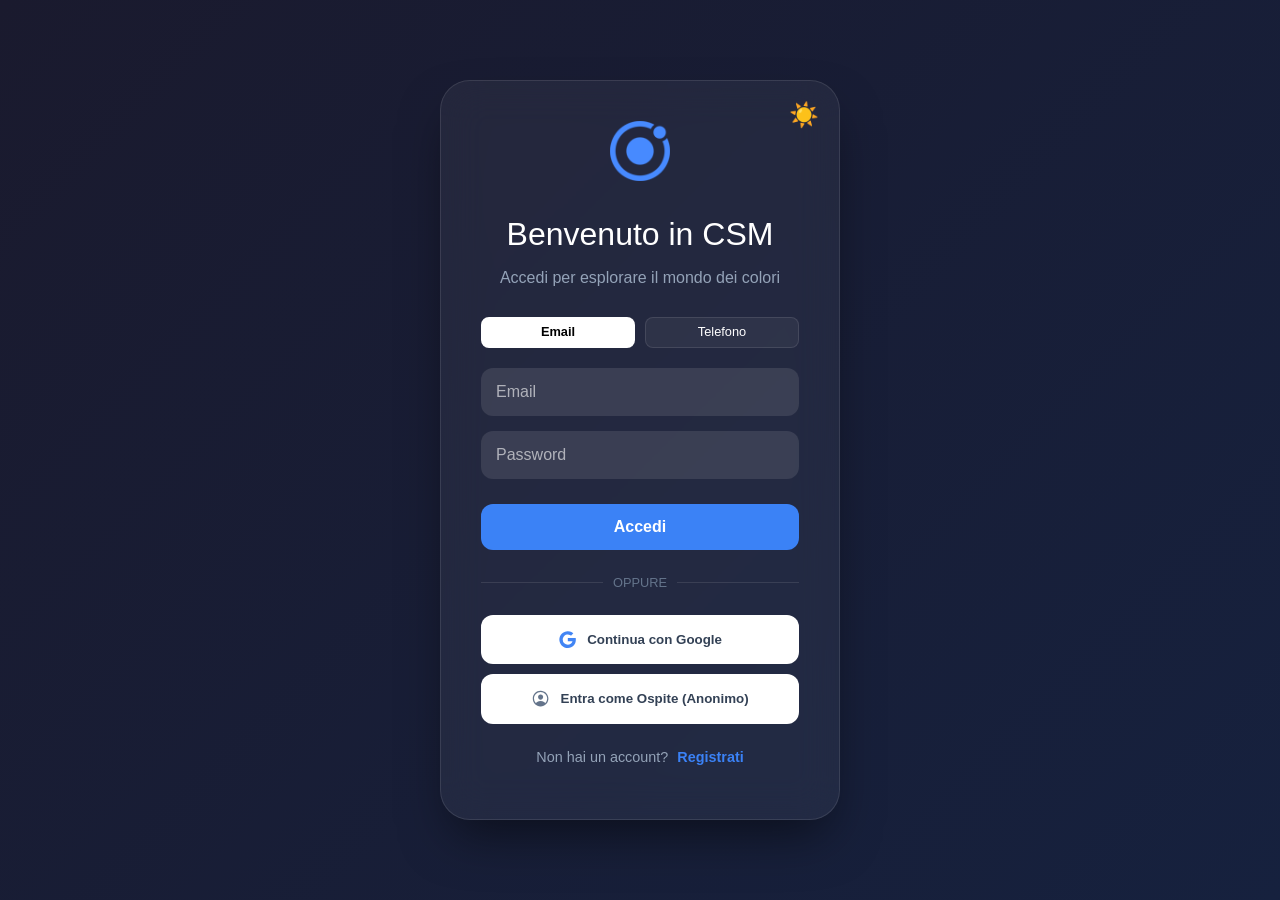
<file: index.html>
<!DOCTYPE html>
<html lang="en" data-beasties-container>

<head>
  <meta charset="utf-8">
  <title>Ionic App</title>

  <base href="/">

  <meta name="color-scheme" content="light dark">
  <meta name="viewport" content="viewport-fit=cover, width=device-width, initial-scale=1.0, minimum-scale=1.0, maximum-scale=1.0, user-scalable=no">
  <meta name="format-detection" content="telephone=no">
  <meta name="msapplication-tap-highlight" content="no">

  <link rel="icon" type="image/png" href="assets/icon/favicon.png">

  <!-- add to homescreen for ios -->
  <meta name="mobile-web-app-capable" content="yes">
  <meta name="apple-mobile-web-app-status-bar-style" content="black">
<style>:root{--ion-color-primary:#0054e9;--ion-color-primary-rgb:0, 84, 233;--ion-color-primary-contrast:#fff;--ion-color-primary-contrast-rgb:255, 255, 255;--ion-color-primary-shade:#004acd;--ion-color-primary-tint:#1a65eb;--ion-color-secondary:#0163aa;--ion-color-secondary-rgb:1, 99, 170;--ion-color-secondary-contrast:#fff;--ion-color-secondary-contrast-rgb:255, 255, 255;--ion-color-secondary-shade:#015796;--ion-color-secondary-tint:#1a73b3;--ion-color-tertiary:#6030ff;--ion-color-tertiary-rgb:96, 48, 255;--ion-color-tertiary-contrast:#fff;--ion-color-tertiary-contrast-rgb:255, 255, 255;--ion-color-tertiary-shade:#542ae0;--ion-color-tertiary-tint:#7045ff;--ion-color-success:#2dd55b;--ion-color-success-rgb:45, 213, 91;--ion-color-success-contrast:#000;--ion-color-success-contrast-rgb:0, 0, 0;--ion-color-success-shade:#28bb50;--ion-color-success-tint:#42d96b;--ion-color-warning:#ffc409;--ion-color-warning-rgb:255, 196, 9;--ion-color-warning-contrast:#000;--ion-color-warning-contrast-rgb:0, 0, 0;--ion-color-warning-shade:#e0ac08;--ion-color-warning-tint:#ffca22;--ion-color-danger:#c5000f;--ion-color-danger-rgb:197, 0, 15;--ion-color-danger-contrast:#fff;--ion-color-danger-contrast-rgb:255, 255, 255;--ion-color-danger-shade:#ad000d;--ion-color-danger-tint:#cb1a27;--ion-color-light:#f4f5f8;--ion-color-light-rgb:244, 245, 248;--ion-color-light-contrast:#000;--ion-color-light-contrast-rgb:0, 0, 0;--ion-color-light-shade:#d7d8da;--ion-color-light-tint:#f5f6f9;--ion-color-medium:#636469;--ion-color-medium-rgb:99, 100, 105;--ion-color-medium-contrast:#fff;--ion-color-medium-contrast-rgb:255, 255, 255;--ion-color-medium-shade:#57585c;--ion-color-medium-tint:#737478;--ion-color-dark:#222428;--ion-color-dark-rgb:34, 36, 40;--ion-color-dark-contrast:#fff;--ion-color-dark-contrast-rgb:255, 255, 255;--ion-color-dark-shade:#1e2023;--ion-color-dark-tint:#383a3e}html{--ion-dynamic-font:-apple-system-body;--ion-font-family:var(--ion-default-font)}body{background:var(--ion-background-color);color:var(--ion-text-color)}@supports (padding-top: 20px){html{--ion-safe-area-top:var(--ion-statusbar-padding)}}@supports (padding-top: env(safe-area-inset-top)){html{--ion-safe-area-top:var(--safe-area-inset-top, env(safe-area-inset-top));--ion-safe-area-bottom:var(--safe-area-inset-bottom, env(safe-area-inset-bottom));--ion-safe-area-left:var(--safe-area-inset-left, env(safe-area-inset-left));--ion-safe-area-right:var(--safe-area-inset-right, env(safe-area-inset-right))}}*{box-sizing:border-box;-webkit-tap-highlight-color:rgba(0,0,0,0);-webkit-tap-highlight-color:transparent;-webkit-touch-callout:none}html{width:100%;height:100%;-webkit-text-size-adjust:100%;text-size-adjust:100%}body{-moz-osx-font-smoothing:grayscale;-webkit-font-smoothing:antialiased;margin:0;padding:0;position:fixed;width:100%;max-width:100%;height:100%;max-height:100%;transform:translateZ(0);text-rendering:optimizeLegibility;overflow:hidden;touch-action:manipulation;-webkit-user-drag:none;-ms-content-zooming:none;word-wrap:break-word;overscroll-behavior-y:none;-webkit-text-size-adjust:none;text-size-adjust:none}html{font-family:var(--ion-font-family)}@supports (-webkit-touch-callout: none){html{font:var(--ion-dynamic-font, 16px var(--ion-font-family))}}@media (prefers-color-scheme: dark){:root{--ion-color-primary:#4d8dff;--ion-color-primary-rgb:77, 141, 255;--ion-color-primary-contrast:#000;--ion-color-primary-contrast-rgb:0, 0, 0;--ion-color-primary-shade:#447ce0;--ion-color-primary-tint:#5f98ff;--ion-color-secondary:#46b1ff;--ion-color-secondary-rgb:70, 177, 255;--ion-color-secondary-contrast:#000;--ion-color-secondary-contrast-rgb:0, 0, 0;--ion-color-secondary-shade:#3e9ce0;--ion-color-secondary-tint:#59b9ff;--ion-color-tertiary:#8482fb;--ion-color-tertiary-rgb:132, 130, 251;--ion-color-tertiary-contrast:#000;--ion-color-tertiary-contrast-rgb:0, 0, 0;--ion-color-tertiary-shade:#7472dd;--ion-color-tertiary-tint:#908ffb;--ion-color-success:#2dd55b;--ion-color-success-rgb:45, 213, 91;--ion-color-success-contrast:#000;--ion-color-success-contrast-rgb:0, 0, 0;--ion-color-success-shade:#28bb50;--ion-color-success-tint:#42d96b;--ion-color-warning:#ffce31;--ion-color-warning-rgb:255, 206, 49;--ion-color-warning-contrast:#000;--ion-color-warning-contrast-rgb:0, 0, 0;--ion-color-warning-shade:#e0b52b;--ion-color-warning-tint:#ffd346;--ion-color-danger:#f24c58;--ion-color-danger-rgb:242, 76, 88;--ion-color-danger-contrast:#000;--ion-color-danger-contrast-rgb:0, 0, 0;--ion-color-danger-shade:#d5434d;--ion-color-danger-tint:#f35e69;--ion-color-light:#222428;--ion-color-light-rgb:34, 36, 40;--ion-color-light-contrast:#fff;--ion-color-light-contrast-rgb:255, 255, 255;--ion-color-light-shade:#1e2023;--ion-color-light-tint:#383a3e;--ion-color-medium:#989aa2;--ion-color-medium-rgb:152, 154, 162;--ion-color-medium-contrast:#000;--ion-color-medium-contrast-rgb:0, 0, 0;--ion-color-medium-shade:#86888f;--ion-color-medium-tint:#a2a4ab;--ion-color-dark:#f4f5f8;--ion-color-dark-rgb:244, 245, 248;--ion-color-dark-contrast:#000;--ion-color-dark-contrast-rgb:0, 0, 0;--ion-color-dark-shade:#d7d8da;--ion-color-dark-tint:#f5f6f9}}:root{--bg-dark:#121212;--text-light:#f4f4f4;--accent:#ffffff;--accent-blue:#4da6ff;--accent-purple:#a855f7;--danger:#ff4d4d;--card-bg:rgba(255, 255, 255, .08);--border-color:rgba(255, 255, 255, .1);--input-bg:rgba(255, 255, 255, .05);--border:rgba(255, 255, 255, .1);--wa-green:#25D366;--transition-fast:.2s ease-in-out;--transition-slow:.4s cubic-bezier(.4, 0, .2, 1);--shadow-sm:0 4px 6px -1px rgba(0, 0, 0, .1), 0 2px 4px -1px rgba(0, 0, 0, .06);--shadow-lg:0 10px 15px -3px rgba(0, 0, 0, .1), 0 4px 6px -2px rgba(0, 0, 0, .05)}</style><link rel="stylesheet" href="styles-4M6672CD.css" media="print" onload="this.media='all'"><noscript><link rel="stylesheet" href="styles-4M6672CD.css"></noscript></head>

<body>
  <app-root></app-root>
<link rel="modulepreload" href="chunk-J4K2ZOXA.js"><link rel="modulepreload" href="chunk-FKP2YI5E.js"><link rel="modulepreload" href="chunk-VB3OCBKA.js"><link rel="modulepreload" href="chunk-IRYPVXJQ.js"><link rel="modulepreload" href="chunk-DIJNRVYX.js"><link rel="modulepreload" href="chunk-Y6F7NVA4.js"><link rel="modulepreload" href="chunk-V3I3MDAB.js"><link rel="modulepreload" href="chunk-5SINAEL3.js"><link rel="modulepreload" href="chunk-K7J2A2YH.js"><link rel="modulepreload" href="chunk-ETCKTYKC.js"><script src="polyfills-TDCRLYKL.js" type="module"></script><script src="main-PL2GKJOW.js" type="module"></script></body>

</html>
</file>
<file: styles-4M6672CD.css>
:root{--ion-color-primary: #0054e9;--ion-color-primary-rgb: 0, 84, 233;--ion-color-primary-contrast: #fff;--ion-color-primary-contrast-rgb: 255, 255, 255;--ion-color-primary-shade: #004acd;--ion-color-primary-tint: #1a65eb;--ion-color-secondary: #0163aa;--ion-color-secondary-rgb: 1, 99, 170;--ion-color-secondary-contrast: #fff;--ion-color-secondary-contrast-rgb: 255, 255, 255;--ion-color-secondary-shade: #015796;--ion-color-secondary-tint: #1a73b3;--ion-color-tertiary: #6030ff;--ion-color-tertiary-rgb: 96, 48, 255;--ion-color-tertiary-contrast: #fff;--ion-color-tertiary-contrast-rgb: 255, 255, 255;--ion-color-tertiary-shade: #542ae0;--ion-color-tertiary-tint: #7045ff;--ion-color-success: #2dd55b;--ion-color-success-rgb: 45, 213, 91;--ion-color-success-contrast: #000;--ion-color-success-contrast-rgb: 0, 0, 0;--ion-color-success-shade: #28bb50;--ion-color-success-tint: #42d96b;--ion-color-warning: #ffc409;--ion-color-warning-rgb: 255, 196, 9;--ion-color-warning-contrast: #000;--ion-color-warning-contrast-rgb: 0, 0, 0;--ion-color-warning-shade: #e0ac08;--ion-color-warning-tint: #ffca22;--ion-color-danger: #c5000f;--ion-color-danger-rgb: 197, 0, 15;--ion-color-danger-contrast: #fff;--ion-color-danger-contrast-rgb: 255, 255, 255;--ion-color-danger-shade: #ad000d;--ion-color-danger-tint: #cb1a27;--ion-color-light: #f4f5f8;--ion-color-light-rgb: 244, 245, 248;--ion-color-light-contrast: #000;--ion-color-light-contrast-rgb: 0, 0, 0;--ion-color-light-shade: #d7d8da;--ion-color-light-tint: #f5f6f9;--ion-color-medium: #636469;--ion-color-medium-rgb: 99, 100, 105;--ion-color-medium-contrast: #fff;--ion-color-medium-contrast-rgb: 255, 255, 255;--ion-color-medium-shade: #57585c;--ion-color-medium-tint: #737478;--ion-color-dark: #222428;--ion-color-dark-rgb: 34, 36, 40;--ion-color-dark-contrast: #fff;--ion-color-dark-contrast-rgb: 255, 255, 255;--ion-color-dark-shade: #1e2023;--ion-color-dark-tint: #383a3e}html.ios{--ion-default-font: -apple-system, BlinkMacSystemFont, "Helvetica Neue", "Roboto", sans-serif}html.md{--ion-default-font: "Roboto", "Helvetica Neue", sans-serif}html{--ion-dynamic-font: -apple-system-body;--ion-font-family: var(--ion-default-font)}body{background:var(--ion-background-color);color:var(--ion-text-color)}body.backdrop-no-scroll{overflow:hidden}html.ios ion-modal.modal-card ion-header ion-toolbar:first-of-type,html.ios ion-modal.modal-sheet ion-header ion-toolbar:first-of-type,html.ios ion-modal ion-footer ion-toolbar:first-of-type,html.ios ion-footer.modal-footer-moving ion-toolbar:first-of-type{padding-top:6px}html.ios ion-modal.modal-card ion-header ion-toolbar:last-of-type,html.ios ion-modal.modal-sheet ion-header ion-toolbar:last-of-type{padding-bottom:6px}html.ios ion-modal ion-toolbar,html.ios .modal-footer-moving ion-toolbar{padding-right:calc(var(--ion-safe-area-right) + 8px);padding-left:calc(var(--ion-safe-area-left) + 8px)}@media screen and (min-width: 768px){html.ios ion-modal.modal-card:first-of-type{--backdrop-opacity: .18}}ion-modal.modal-default.show-modal~ion-modal.modal-default{--backdrop-opacity: 0;--box-shadow: none}html.ios ion-modal.modal-card .ion-page{border-top-left-radius:var(--border-radius)}.ion-color-primary{--ion-color-base: var(--ion-color-primary, #0054e9) !important;--ion-color-base-rgb: var(--ion-color-primary-rgb, 0, 84, 233) !important;--ion-color-contrast: var(--ion-color-primary-contrast, #fff) !important;--ion-color-contrast-rgb: var(--ion-color-primary-contrast-rgb, 255, 255, 255) !important;--ion-color-shade: var(--ion-color-primary-shade, #004acd) !important;--ion-color-tint: var(--ion-color-primary-tint, #1a65eb) !important}.ion-color-secondary{--ion-color-base: var(--ion-color-secondary, #0163aa) !important;--ion-color-base-rgb: var(--ion-color-secondary-rgb, 1, 99, 170) !important;--ion-color-contrast: var(--ion-color-secondary-contrast, #fff) !important;--ion-color-contrast-rgb: var(--ion-color-secondary-contrast-rgb, 255, 255, 255) !important;--ion-color-shade: var(--ion-color-secondary-shade, #015796) !important;--ion-color-tint: var(--ion-color-secondary-tint, #1a73b3) !important}.ion-color-tertiary{--ion-color-base: var(--ion-color-tertiary, #6030ff) !important;--ion-color-base-rgb: var(--ion-color-tertiary-rgb, 96, 48, 255) !important;--ion-color-contrast: var(--ion-color-tertiary-contrast, #fff) !important;--ion-color-contrast-rgb: var(--ion-color-tertiary-contrast-rgb, 255, 255, 255) !important;--ion-color-shade: var(--ion-color-tertiary-shade, #542ae0) !important;--ion-color-tint: var(--ion-color-tertiary-tint, #7045ff) !important}.ion-color-success{--ion-color-base: var(--ion-color-success, #2dd55b) !important;--ion-color-base-rgb: var(--ion-color-success-rgb, 45, 213, 91) !important;--ion-color-contrast: var(--ion-color-success-contrast, #000) !important;--ion-color-contrast-rgb: var(--ion-color-success-contrast-rgb, 0, 0, 0) !important;--ion-color-shade: var(--ion-color-success-shade, #28bb50) !important;--ion-color-tint: var(--ion-color-success-tint, #42d96b) !important}.ion-color-warning{--ion-color-base: var(--ion-color-warning, #ffc409) !important;--ion-color-base-rgb: var(--ion-color-warning-rgb, 255, 196, 9) !important;--ion-color-contrast: var(--ion-color-warning-contrast, #000) !important;--ion-color-contrast-rgb: var(--ion-color-warning-contrast-rgb, 0, 0, 0) !important;--ion-color-shade: var(--ion-color-warning-shade, #e0ac08) !important;--ion-color-tint: var(--ion-color-warning-tint, #ffca22) !important}.ion-color-danger{--ion-color-base: var(--ion-color-danger, #c5000f) !important;--ion-color-base-rgb: var(--ion-color-danger-rgb, 197, 0, 15) !important;--ion-color-contrast: var(--ion-color-danger-contrast, #fff) !important;--ion-color-contrast-rgb: var(--ion-color-danger-contrast-rgb, 255, 255, 255) !important;--ion-color-shade: var(--ion-color-danger-shade, #ad000d) !important;--ion-color-tint: var(--ion-color-danger-tint, #cb1a27) !important}.ion-color-light{--ion-color-base: var(--ion-color-light, #f4f5f8) !important;--ion-color-base-rgb: var(--ion-color-light-rgb, 244, 245, 248) !important;--ion-color-contrast: var(--ion-color-light-contrast, #000) !important;--ion-color-contrast-rgb: var(--ion-color-light-contrast-rgb, 0, 0, 0) !important;--ion-color-shade: var(--ion-color-light-shade, #d7d8da) !important;--ion-color-tint: var(--ion-color-light-tint, #f5f6f9) !important}.ion-color-medium{--ion-color-base: var(--ion-color-medium, #636469) !important;--ion-color-base-rgb: var(--ion-color-medium-rgb, 99, 100, 105) !important;--ion-color-contrast: var(--ion-color-medium-contrast, #fff) !important;--ion-color-contrast-rgb: var(--ion-color-medium-contrast-rgb, 255, 255, 255) !important;--ion-color-shade: var(--ion-color-medium-shade, #57585c) !important;--ion-color-tint: var(--ion-color-medium-tint, #737478) !important}.ion-color-dark{--ion-color-base: var(--ion-color-dark, #222428) !important;--ion-color-base-rgb: var(--ion-color-dark-rgb, 34, 36, 40) !important;--ion-color-contrast: var(--ion-color-dark-contrast, #fff) !important;--ion-color-contrast-rgb: var(--ion-color-dark-contrast-rgb, 255, 255, 255) !important;--ion-color-shade: var(--ion-color-dark-shade, #1e2023) !important;--ion-color-tint: var(--ion-color-dark-tint, #383a3e) !important}.ion-page{inset:0;display:flex;position:absolute;flex-direction:column;justify-content:space-between;contain:layout size style;z-index:0}.ion-page.ion-page-overlay-passthrough{pointer-events:none}ion-modal>.ion-page{position:relative;contain:layout style;height:100%}.split-pane-visible>.ion-page.split-pane-main{position:relative}ion-route,ion-route-redirect,ion-router,ion-select-option,ion-nav-controller,ion-menu-controller,ion-action-sheet-controller,ion-alert-controller,ion-loading-controller,ion-modal-controller,ion-picker-controller,ion-popover-controller,ion-toast-controller,.ion-page-hidden{display:none!important}.ion-page-invisible{opacity:0}.can-go-back>ion-header ion-back-button{display:block}html.plt-ios.plt-hybrid,html.plt-ios.plt-pwa{--ion-statusbar-padding: 20px}@supports (padding-top: 20px){html{--ion-safe-area-top: var(--ion-statusbar-padding)}}@supports (padding-top: env(safe-area-inset-top)){html{--ion-safe-area-top: var(--safe-area-inset-top, env(safe-area-inset-top));--ion-safe-area-bottom: var(--safe-area-inset-bottom, env(safe-area-inset-bottom));--ion-safe-area-left: var(--safe-area-inset-left, env(safe-area-inset-left));--ion-safe-area-right: var(--safe-area-inset-right, env(safe-area-inset-right))}}ion-card.ion-color .ion-inherit-color,ion-card-header.ion-color .ion-inherit-color{color:inherit}.menu-content{transform:translateZ(0)}.menu-content-open{cursor:pointer;touch-action:manipulation;pointer-events:none;overflow-y:hidden}.menu-content-open ion-content{--overflow: hidden}.menu-content-open .ion-content-scroll-host{overflow:hidden}.ios .menu-content-reveal{box-shadow:-8px 0 42px #00000014}[dir=rtl].ios .menu-content-reveal{box-shadow:8px 0 42px #00000014}.md .menu-content-reveal,.md .menu-content-push{box-shadow:4px 0 16px #0000002e}ion-accordion-group.accordion-group-expand-inset>ion-accordion:first-of-type{border-top-left-radius:8px;border-top-right-radius:8px}ion-accordion-group.accordion-group-expand-inset>ion-accordion:last-of-type{border-bottom-left-radius:8px;border-bottom-right-radius:8px}ion-accordion-group>ion-accordion:last-of-type ion-item[slot=header]{--border-width: 0px}ion-accordion.accordion-animated>[slot=header] .ion-accordion-toggle-icon{transition:.3s transform cubic-bezier(.25,.8,.5,1)}@media (prefers-reduced-motion: reduce){ion-accordion .ion-accordion-toggle-icon{transition:none!important}}ion-accordion.accordion-expanding>[slot=header] .ion-accordion-toggle-icon,ion-accordion.accordion-expanded>[slot=header] .ion-accordion-toggle-icon{transform:rotate(180deg)}ion-accordion-group.accordion-group-expand-inset.md>ion-accordion.accordion-previous ion-item[slot=header]{--border-width: 0px;--inner-border-width: 0px}ion-accordion-group.accordion-group-expand-inset.md>ion-accordion.accordion-expanding:first-of-type,ion-accordion-group.accordion-group-expand-inset.md>ion-accordion.accordion-expanded:first-of-type{margin-top:0}ion-input input::-webkit-date-and-time-value{text-align:start}.ion-datetime-button-overlay{--width: fit-content;--height: fit-content}.ion-datetime-button-overlay ion-datetime.datetime-grid{width:320px;min-height:320px}[ion-last-focus],header[tabindex="-1"]:focus,[role=banner][tabindex="-1"]:focus,main[tabindex="-1"]:focus,[role=main][tabindex="-1"]:focus,h1[tabindex="-1"]:focus,[role=heading][aria-level="1"][tabindex="-1"]:focus{outline:none}.popover-viewport:has(>ion-content){overflow:hidden}@supports not selector(:has(> ion-content)){.popover-viewport{overflow:hidden}}.leaflet-pane,.leaflet-tile,.leaflet-marker-icon,.leaflet-marker-shadow,.leaflet-tile-container,.leaflet-pane>svg,.leaflet-pane>canvas,.leaflet-zoom-box,.leaflet-image-layer,.leaflet-layer{position:absolute;left:0;top:0}.leaflet-container{overflow:hidden}.leaflet-tile,.leaflet-marker-icon,.leaflet-marker-shadow{-webkit-user-select:none;-moz-user-select:none;user-select:none;-webkit-user-drag:none}.leaflet-tile::selection{background:transparent}.leaflet-safari .leaflet-tile{image-rendering:-webkit-optimize-contrast}.leaflet-safari .leaflet-tile-container{width:1600px;height:1600px;-webkit-transform-origin:0 0}.leaflet-marker-icon,.leaflet-marker-shadow{display:block}.leaflet-container .leaflet-overlay-pane svg{max-width:none!important;max-height:none!important}.leaflet-container .leaflet-marker-pane img,.leaflet-container .leaflet-shadow-pane img,.leaflet-container .leaflet-tile-pane img,.leaflet-container img.leaflet-image-layer,.leaflet-container .leaflet-tile{max-width:none!important;max-height:none!important;width:auto;padding:0}.leaflet-container img.leaflet-tile{mix-blend-mode:plus-lighter}.leaflet-container.leaflet-touch-zoom{-ms-touch-action:pan-x pan-y;touch-action:pan-x pan-y}.leaflet-container.leaflet-touch-drag{-ms-touch-action:pinch-zoom;touch-action:none;touch-action:pinch-zoom}.leaflet-container.leaflet-touch-drag.leaflet-touch-zoom{-ms-touch-action:none;touch-action:none}.leaflet-container{-webkit-tap-highlight-color:transparent}.leaflet-container a{-webkit-tap-highlight-color:rgba(51,181,229,.4)}.leaflet-tile{filter:inherit;visibility:hidden}.leaflet-tile-loaded{visibility:inherit}.leaflet-zoom-box{width:0;height:0;-moz-box-sizing:border-box;box-sizing:border-box;z-index:800}.leaflet-overlay-pane svg{-moz-user-select:none}.leaflet-pane{z-index:400}.leaflet-tile-pane{z-index:200}.leaflet-overlay-pane{z-index:400}.leaflet-shadow-pane{z-index:500}.leaflet-marker-pane{z-index:600}.leaflet-tooltip-pane{z-index:650}.leaflet-popup-pane{z-index:700}.leaflet-map-pane canvas{z-index:100}.leaflet-map-pane svg{z-index:200}.leaflet-vml-shape{width:1px;height:1px}.lvml{behavior:url(#default#VML);display:inline-block;position:absolute}.leaflet-control{position:relative;z-index:800;pointer-events:visiblePainted;pointer-events:auto}.leaflet-top,.leaflet-bottom{position:absolute;z-index:1000;pointer-events:none}.leaflet-top{top:0}.leaflet-right{right:0}.leaflet-bottom{bottom:0}.leaflet-left{left:0}.leaflet-control{float:left;clear:both}.leaflet-right .leaflet-control{float:right}.leaflet-top .leaflet-control{margin-top:10px}.leaflet-bottom .leaflet-control{margin-bottom:10px}.leaflet-left .leaflet-control{margin-left:10px}.leaflet-right .leaflet-control{margin-right:10px}.leaflet-fade-anim .leaflet-popup{opacity:0;-webkit-transition:opacity .2s linear;-moz-transition:opacity .2s linear;transition:opacity .2s linear}.leaflet-fade-anim .leaflet-map-pane .leaflet-popup{opacity:1}.leaflet-zoom-animated{-webkit-transform-origin:0 0;-ms-transform-origin:0 0;transform-origin:0 0}svg.leaflet-zoom-animated{will-change:transform}.leaflet-zoom-anim .leaflet-zoom-animated{-webkit-transition:-webkit-transform .25s cubic-bezier(0,0,.25,1);-moz-transition:-moz-transform .25s cubic-bezier(0,0,.25,1);transition:transform .25s cubic-bezier(0,0,.25,1)}.leaflet-zoom-anim .leaflet-tile,.leaflet-pan-anim .leaflet-tile{-webkit-transition:none;-moz-transition:none;transition:none}.leaflet-zoom-anim .leaflet-zoom-hide{visibility:hidden}.leaflet-interactive{cursor:pointer}.leaflet-grab{cursor:-webkit-grab;cursor:-moz-grab;cursor:grab}.leaflet-crosshair,.leaflet-crosshair .leaflet-interactive{cursor:crosshair}.leaflet-popup-pane,.leaflet-control{cursor:auto}.leaflet-dragging .leaflet-grab,.leaflet-dragging .leaflet-grab .leaflet-interactive,.leaflet-dragging .leaflet-marker-draggable{cursor:move;cursor:-webkit-grabbing;cursor:-moz-grabbing;cursor:grabbing}.leaflet-marker-icon,.leaflet-marker-shadow,.leaflet-image-layer,.leaflet-pane>svg path,.leaflet-tile-container{pointer-events:none}.leaflet-marker-icon.leaflet-interactive,.leaflet-image-layer.leaflet-interactive,.leaflet-pane>svg path.leaflet-interactive,svg.leaflet-image-layer.leaflet-interactive path{pointer-events:visiblePainted;pointer-events:auto}.leaflet-container{background:#ddd;outline-offset:1px}.leaflet-container a{color:#0078a8}.leaflet-zoom-box{border:2px dotted #38f;background:#ffffff80}.leaflet-container{font-family:Helvetica Neue,Arial,Helvetica,sans-serif;font-size:12px;font-size:.75rem;line-height:1.5}.leaflet-bar{box-shadow:0 1px 5px #000000a6;border-radius:4px}.leaflet-bar a{background-color:#fff;border-bottom:1px solid #ccc;width:26px;height:26px;line-height:26px;display:block;text-align:center;text-decoration:none;color:#000}.leaflet-bar a,.leaflet-control-layers-toggle{background-position:50% 50%;background-repeat:no-repeat;display:block}.leaflet-bar a:hover,.leaflet-bar a:focus{background-color:#f4f4f4}.leaflet-bar a:first-child{border-top-left-radius:4px;border-top-right-radius:4px}.leaflet-bar a:last-child{border-bottom-left-radius:4px;border-bottom-right-radius:4px;border-bottom:none}.leaflet-bar a.leaflet-disabled{cursor:default;background-color:#f4f4f4;color:#bbb}.leaflet-touch .leaflet-bar a{width:30px;height:30px;line-height:30px}.leaflet-touch .leaflet-bar a:first-child{border-top-left-radius:2px;border-top-right-radius:2px}.leaflet-touch .leaflet-bar a:last-child{border-bottom-left-radius:2px;border-bottom-right-radius:2px}.leaflet-control-zoom-in,.leaflet-control-zoom-out{font:700 18px Lucida Console,Monaco,monospace;text-indent:1px}.leaflet-touch .leaflet-control-zoom-in,.leaflet-touch .leaflet-control-zoom-out{font-size:22px}.leaflet-control-layers{box-shadow:0 1px 5px #0006;background:#fff;border-radius:5px}.leaflet-control-layers-toggle{background-image:url("./media/layers-55W3Q4RM.png");width:36px;height:36px}.leaflet-retina .leaflet-control-layers-toggle{background-image:url("./media/layers-2x-TBM42ERR.png");background-size:26px 26px}.leaflet-touch .leaflet-control-layers-toggle{width:44px;height:44px}.leaflet-control-layers .leaflet-control-layers-list,.leaflet-control-layers-expanded .leaflet-control-layers-toggle{display:none}.leaflet-control-layers-expanded .leaflet-control-layers-list{display:block;position:relative}.leaflet-control-layers-expanded{padding:6px 10px 6px 6px;color:#333;background:#fff}.leaflet-control-layers-scrollbar{overflow-y:scroll;overflow-x:hidden;padding-right:5px}.leaflet-control-layers-selector{margin-top:2px;position:relative;top:1px}.leaflet-control-layers label{display:block;font-size:13px;font-size:1.08333em}.leaflet-control-layers-separator{height:0;border-top:1px solid #ddd;margin:5px -10px 5px -6px}.leaflet-default-icon-path{background-image:url("./media/marker-icon-2V3QKKVC.png")}.leaflet-container .leaflet-control-attribution{background:#fff;background:#fffc;margin:0}.leaflet-control-attribution,.leaflet-control-scale-line{padding:0 5px;color:#333;line-height:1.4}.leaflet-control-attribution a{text-decoration:none}.leaflet-control-attribution a:hover,.leaflet-control-attribution a:focus{text-decoration:underline}.leaflet-attribution-flag{display:inline!important;vertical-align:baseline!important;width:1em;height:.6669em}.leaflet-left .leaflet-control-scale{margin-left:5px}.leaflet-bottom .leaflet-control-scale{margin-bottom:5px}.leaflet-control-scale-line{border:2px solid #777;border-top:none;line-height:1.1;padding:2px 5px 1px;white-space:nowrap;-moz-box-sizing:border-box;box-sizing:border-box;background:#fffc;text-shadow:1px 1px #fff}.leaflet-control-scale-line:not(:first-child){border-top:2px solid #777;border-bottom:none;margin-top:-2px}.leaflet-control-scale-line:not(:first-child):not(:last-child){border-bottom:2px solid #777}.leaflet-touch .leaflet-control-attribution,.leaflet-touch .leaflet-control-layers,.leaflet-touch .leaflet-bar{box-shadow:none}.leaflet-touch .leaflet-control-layers,.leaflet-touch .leaflet-bar{border:2px solid rgba(0,0,0,.2);background-clip:padding-box}.leaflet-popup{position:absolute;text-align:center;margin-bottom:20px}.leaflet-popup-content-wrapper{padding:1px;text-align:left;border-radius:12px}.leaflet-popup-content{margin:13px 24px 13px 20px;line-height:1.3;font-size:13px;font-size:1.08333em;min-height:1px}.leaflet-popup-content p{margin:1.3em 0}.leaflet-popup-tip-container{width:40px;height:20px;position:absolute;left:50%;margin-top:-1px;margin-left:-20px;overflow:hidden;pointer-events:none}.leaflet-popup-tip{width:17px;height:17px;padding:1px;margin:-10px auto 0;pointer-events:auto;-webkit-transform:rotate(45deg);-moz-transform:rotate(45deg);-ms-transform:rotate(45deg);transform:rotate(45deg)}.leaflet-popup-content-wrapper,.leaflet-popup-tip{background:#fff;color:#333;box-shadow:0 3px 14px #0006}.leaflet-container a.leaflet-popup-close-button{position:absolute;top:0;right:0;border:none;text-align:center;width:24px;height:24px;font:16px/24px Tahoma,Verdana,sans-serif;color:#757575;text-decoration:none;background:transparent}.leaflet-container a.leaflet-popup-close-button:hover,.leaflet-container a.leaflet-popup-close-button:focus{color:#585858}.leaflet-popup-scrolled{overflow:auto}.leaflet-oldie .leaflet-popup-content-wrapper{-ms-zoom:1}.leaflet-oldie .leaflet-popup-tip{width:24px;margin:0 auto;-ms-filter:"progid:DXImageTransform.Microsoft.Matrix(M11=0.70710678, M12=0.70710678, M21=-0.70710678, M22=0.70710678)";filter:progid:DXImageTransform.Microsoft.Matrix(M11=.70710678,M12=.70710678,M21=-.70710678,M22=.70710678)}.leaflet-oldie .leaflet-control-zoom,.leaflet-oldie .leaflet-control-layers,.leaflet-oldie .leaflet-popup-content-wrapper,.leaflet-oldie .leaflet-popup-tip{border:1px solid #999}.leaflet-div-icon{background:#fff;border:1px solid #666}.leaflet-tooltip{position:absolute;padding:6px;background-color:#fff;border:1px solid #fff;border-radius:3px;color:#222;white-space:nowrap;-webkit-user-select:none;-moz-user-select:none;-ms-user-select:none;user-select:none;pointer-events:none;box-shadow:0 1px 3px #0006}.leaflet-tooltip.leaflet-interactive{cursor:pointer;pointer-events:auto}.leaflet-tooltip-top:before,.leaflet-tooltip-bottom:before,.leaflet-tooltip-left:before,.leaflet-tooltip-right:before{position:absolute;pointer-events:none;border:6px solid transparent;background:transparent;content:""}.leaflet-tooltip-bottom{margin-top:6px}.leaflet-tooltip-top{margin-top:-6px}.leaflet-tooltip-bottom:before,.leaflet-tooltip-top:before{left:50%;margin-left:-6px}.leaflet-tooltip-top:before{bottom:0;margin-bottom:-12px;border-top-color:#fff}.leaflet-tooltip-bottom:before{top:0;margin-top:-12px;margin-left:-6px;border-bottom-color:#fff}.leaflet-tooltip-left{margin-left:-6px}.leaflet-tooltip-right{margin-left:6px}.leaflet-tooltip-left:before,.leaflet-tooltip-right:before{top:50%;margin-top:-6px}.leaflet-tooltip-left:before{right:0;margin-right:-12px;border-left-color:#fff}.leaflet-tooltip-right:before{left:0;margin-left:-12px;border-right-color:#fff}@media print{.leaflet-control{-webkit-print-color-adjust:exact;print-color-adjust:exact}}audio,canvas,progress,video{vertical-align:baseline}audio:not([controls]){display:none;height:0}b,strong{font-weight:700}img{max-width:100%}hr{height:1px;border-width:0;box-sizing:content-box}pre{overflow:auto}code,kbd,pre,samp{font-family:monospace,monospace;font-size:1em}label,input,select,textarea{font-family:inherit;line-height:normal}textarea{overflow:auto;height:auto;font:inherit;color:inherit}textarea::placeholder{padding-left:2px}form,input,optgroup,select{margin:0;font:inherit;color:inherit}html input[type=button],input[type=reset],input[type=submit]{cursor:pointer;-webkit-appearance:button}a,a div,a span,a ion-icon,a ion-label,button,button div,button span,button ion-icon,button ion-label,.ion-tappable,[tappable],[tappable] div,[tappable] span,[tappable] ion-icon,[tappable] ion-label,input,textarea{touch-action:manipulation}a ion-label,button ion-label{pointer-events:none}button{padding:0;border:0;border-radius:0;font-family:inherit;font-style:inherit;font-variant:inherit;line-height:1;text-transform:none;cursor:pointer;-webkit-appearance:button}[tappable]{cursor:pointer}a[disabled],button[disabled],html input[disabled]{cursor:default}button::-moz-focus-inner,input::-moz-focus-inner{padding:0;border:0}input[type=number]::-webkit-inner-spin-button,input[type=number]::-webkit-outer-spin-button{height:auto}input[type=search]::-webkit-search-cancel-button,input[type=search]::-webkit-search-decoration{-webkit-appearance:none}table{border-collapse:collapse;border-spacing:0}td,th{padding:0}*{box-sizing:border-box;-webkit-tap-highlight-color:rgba(0,0,0,0);-webkit-tap-highlight-color:transparent;-webkit-touch-callout:none}html{width:100%;height:100%;-webkit-text-size-adjust:100%;text-size-adjust:100%}html.ion-ce body{display:block}html.plt-pwa{height:100vh}body{-moz-osx-font-smoothing:grayscale;-webkit-font-smoothing:antialiased;margin:0;padding:0;position:fixed;width:100%;max-width:100%;height:100%;max-height:100%;transform:translateZ(0);text-rendering:optimizeLegibility;overflow:hidden;touch-action:manipulation;-webkit-user-drag:none;-ms-content-zooming:none;word-wrap:break-word;overscroll-behavior-y:none;-webkit-text-size-adjust:none;text-size-adjust:none}html{font-family:var(--ion-font-family)}@supports (-webkit-touch-callout: none){html{font:var(--ion-dynamic-font, 16px var(--ion-font-family))}}a{background-color:transparent;color:var(--ion-color-primary, #0054e9)}h1,h2,h3,h4,h5,h6{margin-top:16px;margin-bottom:10px;font-weight:500;line-height:1.2}h1{margin-top:20px;font-size:1.625rem}h2{margin-top:18px;font-size:1.5rem}h3{font-size:1.375rem}h4{font-size:1.25rem}h5{font-size:1.125rem}h6{font-size:1rem}small{font-size:75%}sub,sup{position:relative;font-size:75%;line-height:0;vertical-align:baseline}sup{top:-.5em}sub{bottom:-.25em}.ion-hide,.ion-hide-up,.ion-hide-down{display:none!important}@media (min-width: 576px){.ion-hide-sm-up{display:none!important}}@media (max-width: 575.98px){.ion-hide-sm-down{display:none!important}}@media (min-width: 768px){.ion-hide-md-up{display:none!important}}@media (max-width: 767.98px){.ion-hide-md-down{display:none!important}}@media (min-width: 992px){.ion-hide-lg-up{display:none!important}}@media (max-width: 991.98px){.ion-hide-lg-down{display:none!important}}@media (min-width: 1200px){.ion-hide-xl-up{display:none!important}}@media (max-width: 1199.98px){.ion-hide-xl-down{display:none!important}}.ion-display-none{display:none!important}@media (min-width: 576px){.ion-display-sm-none{display:none!important}}@media (min-width: 768px){.ion-display-md-none{display:none!important}}@media (min-width: 992px){.ion-display-lg-none{display:none!important}}@media (min-width: 1200px){.ion-display-xl-none{display:none!important}}.ion-display-inline{display:inline!important}@media (min-width: 576px){.ion-display-sm-inline{display:inline!important}}@media (min-width: 768px){.ion-display-md-inline{display:inline!important}}@media (min-width: 992px){.ion-display-lg-inline{display:inline!important}}@media (min-width: 1200px){.ion-display-xl-inline{display:inline!important}}.ion-display-inline-block{display:inline-block!important}@media (min-width: 576px){.ion-display-sm-inline-block{display:inline-block!important}}@media (min-width: 768px){.ion-display-md-inline-block{display:inline-block!important}}@media (min-width: 992px){.ion-display-lg-inline-block{display:inline-block!important}}@media (min-width: 1200px){.ion-display-xl-inline-block{display:inline-block!important}}.ion-display-block{display:block!important}@media (min-width: 576px){.ion-display-sm-block{display:block!important}}@media (min-width: 768px){.ion-display-md-block{display:block!important}}@media (min-width: 992px){.ion-display-lg-block{display:block!important}}@media (min-width: 1200px){.ion-display-xl-block{display:block!important}}.ion-display-flex{display:flex!important}@media (min-width: 576px){.ion-display-sm-flex{display:flex!important}}@media (min-width: 768px){.ion-display-md-flex{display:flex!important}}@media (min-width: 992px){.ion-display-lg-flex{display:flex!important}}@media (min-width: 1200px){.ion-display-xl-flex{display:flex!important}}.ion-display-inline-flex{display:inline-flex!important}@media (min-width: 576px){.ion-display-sm-inline-flex{display:inline-flex!important}}@media (min-width: 768px){.ion-display-md-inline-flex{display:inline-flex!important}}@media (min-width: 992px){.ion-display-lg-inline-flex{display:inline-flex!important}}@media (min-width: 1200px){.ion-display-xl-inline-flex{display:inline-flex!important}}.ion-display-grid{display:grid!important}@media (min-width: 576px){.ion-display-sm-grid{display:grid!important}}@media (min-width: 768px){.ion-display-md-grid{display:grid!important}}@media (min-width: 992px){.ion-display-lg-grid{display:grid!important}}@media (min-width: 1200px){.ion-display-xl-grid{display:grid!important}}.ion-display-inline-grid{display:inline-grid!important}@media (min-width: 576px){.ion-display-sm-inline-grid{display:inline-grid!important}}@media (min-width: 768px){.ion-display-md-inline-grid{display:inline-grid!important}}@media (min-width: 992px){.ion-display-lg-inline-grid{display:inline-grid!important}}@media (min-width: 1200px){.ion-display-xl-inline-grid{display:inline-grid!important}}.ion-display-table{display:table!important}@media (min-width: 576px){.ion-display-sm-table{display:table!important}}@media (min-width: 768px){.ion-display-md-table{display:table!important}}@media (min-width: 992px){.ion-display-lg-table{display:table!important}}@media (min-width: 1200px){.ion-display-xl-table{display:table!important}}.ion-display-table-cell{display:table-cell!important}@media (min-width: 576px){.ion-display-sm-table-cell{display:table-cell!important}}@media (min-width: 768px){.ion-display-md-table-cell{display:table-cell!important}}@media (min-width: 992px){.ion-display-lg-table-cell{display:table-cell!important}}@media (min-width: 1200px){.ion-display-xl-table-cell{display:table-cell!important}}.ion-display-table-row{display:table-row!important}@media (min-width: 576px){.ion-display-sm-table-row{display:table-row!important}}@media (min-width: 768px){.ion-display-md-table-row{display:table-row!important}}@media (min-width: 992px){.ion-display-lg-table-row{display:table-row!important}}@media (min-width: 1200px){.ion-display-xl-table-row{display:table-row!important}}.ion-no-padding{--padding-start: 0;--padding-end: 0;--padding-top: 0;--padding-bottom: 0;padding:0}.ion-padding{--padding-start: var(--ion-padding, 16px);--padding-end: var(--ion-padding, 16px);--padding-top: var(--ion-padding, 16px);--padding-bottom: var(--ion-padding, 16px);-webkit-padding-start:var(--ion-padding, 16px);padding-inline-start:var(--ion-padding, 16px);-webkit-padding-end:var(--ion-padding, 16px);padding-inline-end:var(--ion-padding, 16px);padding-top:var(--ion-padding, 16px);padding-bottom:var(--ion-padding, 16px)}.ion-padding-top{--padding-top: var(--ion-padding, 16px);padding-top:var(--ion-padding, 16px)}.ion-padding-start{--padding-start: var(--ion-padding, 16px);-webkit-padding-start:var(--ion-padding, 16px);padding-inline-start:var(--ion-padding, 16px)}.ion-padding-end{--padding-end: var(--ion-padding, 16px);-webkit-padding-end:var(--ion-padding, 16px);padding-inline-end:var(--ion-padding, 16px)}.ion-padding-bottom{--padding-bottom: var(--ion-padding, 16px);padding-bottom:var(--ion-padding, 16px)}.ion-padding-vertical{--padding-top: var(--ion-padding, 16px);--padding-bottom: var(--ion-padding, 16px);padding-top:var(--ion-padding, 16px);padding-bottom:var(--ion-padding, 16px)}.ion-padding-horizontal{--padding-start: var(--ion-padding, 16px);--padding-end: var(--ion-padding, 16px);-webkit-padding-start:var(--ion-padding, 16px);padding-inline-start:var(--ion-padding, 16px);-webkit-padding-end:var(--ion-padding, 16px);padding-inline-end:var(--ion-padding, 16px)}.ion-no-margin{--margin-start: 0;--margin-end: 0;--margin-top: 0;--margin-bottom: 0;margin:0}.ion-margin{--margin-start: var(--ion-margin, 16px);--margin-end: var(--ion-margin, 16px);--margin-top: var(--ion-margin, 16px);--margin-bottom: var(--ion-margin, 16px);-webkit-margin-start:var(--ion-margin, 16px);margin-inline-start:var(--ion-margin, 16px);-webkit-margin-end:var(--ion-margin, 16px);margin-inline-end:var(--ion-margin, 16px);margin-top:var(--ion-margin, 16px);margin-bottom:var(--ion-margin, 16px)}.ion-margin-top{--margin-top: var(--ion-margin, 16px);margin-top:var(--ion-margin, 16px)}.ion-margin-start{--margin-start: var(--ion-margin, 16px);-webkit-margin-start:var(--ion-margin, 16px);margin-inline-start:var(--ion-margin, 16px)}.ion-margin-end{--margin-end: var(--ion-margin, 16px);-webkit-margin-end:var(--ion-margin, 16px);margin-inline-end:var(--ion-margin, 16px)}.ion-margin-bottom{--margin-bottom: var(--ion-margin, 16px);margin-bottom:var(--ion-margin, 16px)}.ion-margin-vertical{--margin-top: var(--ion-margin, 16px);--margin-bottom: var(--ion-margin, 16px);margin-top:var(--ion-margin, 16px);margin-bottom:var(--ion-margin, 16px)}.ion-margin-horizontal{--margin-start: var(--ion-margin, 16px);--margin-end: var(--ion-margin, 16px);-webkit-margin-start:var(--ion-margin, 16px);margin-inline-start:var(--ion-margin, 16px);-webkit-margin-end:var(--ion-margin, 16px);margin-inline-end:var(--ion-margin, 16px)}.ion-float-left{float:left!important}.ion-float-right{float:right!important}.ion-float-start{float:left!important}:host-context([dir=rtl]) .ion-float-start{float:right!important}[dir=rtl] .ion-float-start{float:right!important}@supports selector(:dir(rtl)){.ion-float-start:dir(rtl){float:right!important}}.ion-float-end{float:right!important}:host-context([dir=rtl]) .ion-float-end{float:left!important}[dir=rtl] .ion-float-end{float:left!important}@supports selector(:dir(rtl)){.ion-float-end:dir(rtl){float:left!important}}@media (min-width: 576px){.ion-float-sm-left{float:left!important}.ion-float-sm-right{float:right!important}.ion-float-sm-start{float:left!important}:host-context([dir=rtl]) .ion-float-sm-start{float:right!important}[dir=rtl] .ion-float-sm-start{float:right!important}@supports selector(:dir(rtl)){.ion-float-sm-start:dir(rtl){float:right!important}}.ion-float-sm-end{float:right!important}:host-context([dir=rtl]) .ion-float-sm-end{float:left!important}[dir=rtl] .ion-float-sm-end{float:left!important}@supports selector(:dir(rtl)){.ion-float-sm-end:dir(rtl){float:left!important}}}@media (min-width: 768px){.ion-float-md-left{float:left!important}.ion-float-md-right{float:right!important}.ion-float-md-start{float:left!important}:host-context([dir=rtl]) .ion-float-md-start{float:right!important}[dir=rtl] .ion-float-md-start{float:right!important}@supports selector(:dir(rtl)){.ion-float-md-start:dir(rtl){float:right!important}}.ion-float-md-end{float:right!important}:host-context([dir=rtl]) .ion-float-md-end{float:left!important}[dir=rtl] .ion-float-md-end{float:left!important}@supports selector(:dir(rtl)){.ion-float-md-end:dir(rtl){float:left!important}}}@media (min-width: 992px){.ion-float-lg-left{float:left!important}.ion-float-lg-right{float:right!important}.ion-float-lg-start{float:left!important}:host-context([dir=rtl]) .ion-float-lg-start{float:right!important}[dir=rtl] .ion-float-lg-start{float:right!important}@supports selector(:dir(rtl)){.ion-float-lg-start:dir(rtl){float:right!important}}.ion-float-lg-end{float:right!important}:host-context([dir=rtl]) .ion-float-lg-end{float:left!important}[dir=rtl] .ion-float-lg-end{float:left!important}@supports selector(:dir(rtl)){.ion-float-lg-end:dir(rtl){float:left!important}}}@media (min-width: 1200px){.ion-float-xl-left{float:left!important}.ion-float-xl-right{float:right!important}.ion-float-xl-start{float:left!important}:host-context([dir=rtl]) .ion-float-xl-start{float:right!important}[dir=rtl] .ion-float-xl-start{float:right!important}@supports selector(:dir(rtl)){.ion-float-xl-start:dir(rtl){float:right!important}}.ion-float-xl-end{float:right!important}:host-context([dir=rtl]) .ion-float-xl-end{float:left!important}[dir=rtl] .ion-float-xl-end{float:left!important}@supports selector(:dir(rtl)){.ion-float-xl-end:dir(rtl){float:left!important}}}.ion-text-center{text-align:center!important}.ion-text-justify{text-align:justify!important}.ion-text-start{text-align:start!important}.ion-text-end{text-align:end!important}.ion-text-left{text-align:left!important}.ion-text-right{text-align:right!important}.ion-text-nowrap{white-space:nowrap!important}.ion-text-wrap{white-space:normal!important}@media (min-width: 576px){.ion-text-sm-center{text-align:center!important}.ion-text-sm-justify{text-align:justify!important}.ion-text-sm-start{text-align:start!important}.ion-text-sm-end{text-align:end!important}.ion-text-sm-left{text-align:left!important}.ion-text-sm-right{text-align:right!important}.ion-text-sm-nowrap{white-space:nowrap!important}.ion-text-sm-wrap{white-space:normal!important}}@media (min-width: 768px){.ion-text-md-center{text-align:center!important}.ion-text-md-justify{text-align:justify!important}.ion-text-md-start{text-align:start!important}.ion-text-md-end{text-align:end!important}.ion-text-md-left{text-align:left!important}.ion-text-md-right{text-align:right!important}.ion-text-md-nowrap{white-space:nowrap!important}.ion-text-md-wrap{white-space:normal!important}}@media (min-width: 992px){.ion-text-lg-center{text-align:center!important}.ion-text-lg-justify{text-align:justify!important}.ion-text-lg-start{text-align:start!important}.ion-text-lg-end{text-align:end!important}.ion-text-lg-left{text-align:left!important}.ion-text-lg-right{text-align:right!important}.ion-text-lg-nowrap{white-space:nowrap!important}.ion-text-lg-wrap{white-space:normal!important}}@media (min-width: 1200px){.ion-text-xl-center{text-align:center!important}.ion-text-xl-justify{text-align:justify!important}.ion-text-xl-start{text-align:start!important}.ion-text-xl-end{text-align:end!important}.ion-text-xl-left{text-align:left!important}.ion-text-xl-right{text-align:right!important}.ion-text-xl-nowrap{white-space:nowrap!important}.ion-text-xl-wrap{white-space:normal!important}}.ion-text-uppercase{text-transform:uppercase!important}.ion-text-lowercase{text-transform:lowercase!important}.ion-text-capitalize{text-transform:capitalize!important}@media (min-width: 576px){.ion-text-sm-uppercase{text-transform:uppercase!important}.ion-text-sm-lowercase{text-transform:lowercase!important}.ion-text-sm-capitalize{text-transform:capitalize!important}}@media (min-width: 768px){.ion-text-md-uppercase{text-transform:uppercase!important}.ion-text-md-lowercase{text-transform:lowercase!important}.ion-text-md-capitalize{text-transform:capitalize!important}}@media (min-width: 992px){.ion-text-lg-uppercase{text-transform:uppercase!important}.ion-text-lg-lowercase{text-transform:lowercase!important}.ion-text-lg-capitalize{text-transform:capitalize!important}}@media (min-width: 1200px){.ion-text-xl-uppercase{text-transform:uppercase!important}.ion-text-xl-lowercase{text-transform:lowercase!important}.ion-text-xl-capitalize{text-transform:capitalize!important}}.ion-align-content-start{align-content:flex-start!important}.ion-align-content-end{align-content:flex-end!important}.ion-align-content-center{align-content:center!important}.ion-align-content-between{align-content:space-between!important}.ion-align-content-around{align-content:space-around!important}.ion-align-content-stretch{align-content:stretch!important}@media (min-width: 576px){.ion-align-content-sm-start{align-content:flex-start!important}.ion-align-content-sm-end{align-content:flex-end!important}.ion-align-content-sm-center{align-content:center!important}.ion-align-content-sm-between{align-content:space-between!important}.ion-align-content-sm-around{align-content:space-around!important}.ion-align-content-sm-stretch{align-content:stretch!important}}@media (min-width: 768px){.ion-align-content-md-start{align-content:flex-start!important}.ion-align-content-md-end{align-content:flex-end!important}.ion-align-content-md-center{align-content:center!important}.ion-align-content-md-between{align-content:space-between!important}.ion-align-content-md-around{align-content:space-around!important}.ion-align-content-md-stretch{align-content:stretch!important}}@media (min-width: 992px){.ion-align-content-lg-start{align-content:flex-start!important}.ion-align-content-lg-end{align-content:flex-end!important}.ion-align-content-lg-center{align-content:center!important}.ion-align-content-lg-between{align-content:space-between!important}.ion-align-content-lg-around{align-content:space-around!important}.ion-align-content-lg-stretch{align-content:stretch!important}}@media (min-width: 1200px){.ion-align-content-xl-start{align-content:flex-start!important}.ion-align-content-xl-end{align-content:flex-end!important}.ion-align-content-xl-center{align-content:center!important}.ion-align-content-xl-between{align-content:space-between!important}.ion-align-content-xl-around{align-content:space-around!important}.ion-align-content-xl-stretch{align-content:stretch!important}}.ion-align-items-start{align-items:start!important}.ion-align-items-end{align-items:end!important}.ion-align-items-center{align-items:center!important}.ion-align-items-stretch{align-items:stretch!important}.ion-align-items-baseline{align-items:baseline!important}@media (min-width: 576px){.ion-align-items-sm-start{align-items:start!important}.ion-align-items-sm-end{align-items:end!important}.ion-align-items-sm-center{align-items:center!important}.ion-align-items-sm-stretch{align-items:stretch!important}.ion-align-items-sm-baseline{align-items:baseline!important}}@media (min-width: 768px){.ion-align-items-md-start{align-items:start!important}.ion-align-items-md-end{align-items:end!important}.ion-align-items-md-center{align-items:center!important}.ion-align-items-md-stretch{align-items:stretch!important}.ion-align-items-md-baseline{align-items:baseline!important}}@media (min-width: 992px){.ion-align-items-lg-start{align-items:start!important}.ion-align-items-lg-end{align-items:end!important}.ion-align-items-lg-center{align-items:center!important}.ion-align-items-lg-stretch{align-items:stretch!important}.ion-align-items-lg-baseline{align-items:baseline!important}}@media (min-width: 1200px){.ion-align-items-xl-start{align-items:start!important}.ion-align-items-xl-end{align-items:end!important}.ion-align-items-xl-center{align-items:center!important}.ion-align-items-xl-stretch{align-items:stretch!important}.ion-align-items-xl-baseline{align-items:baseline!important}}.ion-align-self-start{align-self:start!important}.ion-align-self-end{align-self:end!important}.ion-align-self-center{align-self:center!important}.ion-align-self-stretch{align-self:stretch!important}.ion-align-self-baseline{align-self:baseline!important}.ion-align-self-auto{align-self:auto!important}@media (min-width: 576px){.ion-align-self-sm-start{align-self:start!important}.ion-align-self-sm-end{align-self:end!important}.ion-align-self-sm-center{align-self:center!important}.ion-align-self-sm-stretch{align-self:stretch!important}.ion-align-self-sm-baseline{align-self:baseline!important}.ion-align-self-sm-auto{align-self:auto!important}}@media (min-width: 768px){.ion-align-self-md-start{align-self:start!important}.ion-align-self-md-end{align-self:end!important}.ion-align-self-md-center{align-self:center!important}.ion-align-self-md-stretch{align-self:stretch!important}.ion-align-self-md-baseline{align-self:baseline!important}.ion-align-self-md-auto{align-self:auto!important}}@media (min-width: 992px){.ion-align-self-lg-start{align-self:start!important}.ion-align-self-lg-end{align-self:end!important}.ion-align-self-lg-center{align-self:center!important}.ion-align-self-lg-stretch{align-self:stretch!important}.ion-align-self-lg-baseline{align-self:baseline!important}.ion-align-self-lg-auto{align-self:auto!important}}@media (min-width: 1200px){.ion-align-self-xl-start{align-self:start!important}.ion-align-self-xl-end{align-self:end!important}.ion-align-self-xl-center{align-self:center!important}.ion-align-self-xl-stretch{align-self:stretch!important}.ion-align-self-xl-baseline{align-self:baseline!important}.ion-align-self-xl-auto{align-self:auto!important}}.ion-justify-content-start{justify-content:flex-start!important}.ion-justify-content-end{justify-content:flex-end!important}.ion-justify-content-center{justify-content:center!important}.ion-justify-content-between{justify-content:space-between!important}.ion-justify-content-around{justify-content:space-around!important}.ion-justify-content-evenly{justify-content:space-evenly!important}@media (min-width: 576px){.ion-justify-content-sm-start{justify-content:flex-start!important}.ion-justify-content-sm-end{justify-content:flex-end!important}.ion-justify-content-sm-center{justify-content:center!important}.ion-justify-content-sm-between{justify-content:space-between!important}.ion-justify-content-sm-around{justify-content:space-around!important}.ion-justify-content-sm-evenly{justify-content:space-evenly!important}}@media (min-width: 768px){.ion-justify-content-md-start{justify-content:flex-start!important}.ion-justify-content-md-end{justify-content:flex-end!important}.ion-justify-content-md-center{justify-content:center!important}.ion-justify-content-md-between{justify-content:space-between!important}.ion-justify-content-md-around{justify-content:space-around!important}.ion-justify-content-md-evenly{justify-content:space-evenly!important}}@media (min-width: 992px){.ion-justify-content-lg-start{justify-content:flex-start!important}.ion-justify-content-lg-end{justify-content:flex-end!important}.ion-justify-content-lg-center{justify-content:center!important}.ion-justify-content-lg-between{justify-content:space-between!important}.ion-justify-content-lg-around{justify-content:space-around!important}.ion-justify-content-lg-evenly{justify-content:space-evenly!important}}@media (min-width: 1200px){.ion-justify-content-xl-start{justify-content:flex-start!important}.ion-justify-content-xl-end{justify-content:flex-end!important}.ion-justify-content-xl-center{justify-content:center!important}.ion-justify-content-xl-between{justify-content:space-between!important}.ion-justify-content-xl-around{justify-content:space-around!important}.ion-justify-content-xl-evenly{justify-content:space-evenly!important}}.ion-flex-row{flex-direction:row!important}.ion-flex-row-reverse{flex-direction:row-reverse!important}.ion-flex-column{flex-direction:column!important}.ion-flex-column-reverse{flex-direction:column-reverse!important}@media (min-width: 576px){.ion-flex-sm-row{flex-direction:row!important}.ion-flex-sm-row-reverse{flex-direction:row-reverse!important}.ion-flex-sm-column{flex-direction:column!important}.ion-flex-sm-column-reverse{flex-direction:column-reverse!important}}@media (min-width: 768px){.ion-flex-md-row{flex-direction:row!important}.ion-flex-md-row-reverse{flex-direction:row-reverse!important}.ion-flex-md-column{flex-direction:column!important}.ion-flex-md-column-reverse{flex-direction:column-reverse!important}}@media (min-width: 992px){.ion-flex-lg-row{flex-direction:row!important}.ion-flex-lg-row-reverse{flex-direction:row-reverse!important}.ion-flex-lg-column{flex-direction:column!important}.ion-flex-lg-column-reverse{flex-direction:column-reverse!important}}@media (min-width: 1200px){.ion-flex-xl-row{flex-direction:row!important}.ion-flex-xl-row-reverse{flex-direction:row-reverse!important}.ion-flex-xl-column{flex-direction:column!important}.ion-flex-xl-column-reverse{flex-direction:column-reverse!important}}.ion-wrap{flex-wrap:wrap!important}.ion-nowrap{flex-wrap:nowrap!important}.ion-wrap-reverse{flex-wrap:wrap-reverse!important}.ion-flex-wrap{flex-wrap:wrap!important}.ion-flex-nowrap{flex-wrap:nowrap!important}.ion-flex-wrap-reverse{flex-wrap:wrap-reverse!important}@media (min-width: 576px){.ion-flex-sm-wrap{flex-wrap:wrap!important}.ion-flex-sm-nowrap{flex-wrap:nowrap!important}.ion-flex-sm-wrap-reverse{flex-wrap:wrap-reverse!important}}@media (min-width: 768px){.ion-flex-md-wrap{flex-wrap:wrap!important}.ion-flex-md-nowrap{flex-wrap:nowrap!important}.ion-flex-md-wrap-reverse{flex-wrap:wrap-reverse!important}}@media (min-width: 992px){.ion-flex-lg-wrap{flex-wrap:wrap!important}.ion-flex-lg-nowrap{flex-wrap:nowrap!important}.ion-flex-lg-wrap-reverse{flex-wrap:wrap-reverse!important}}@media (min-width: 1200px){.ion-flex-xl-wrap{flex-wrap:wrap!important}.ion-flex-xl-nowrap{flex-wrap:nowrap!important}.ion-flex-xl-wrap-reverse{flex-wrap:wrap-reverse!important}}.ion-flex-1{flex:1!important}.ion-flex-auto{flex:auto!important}.ion-flex-initial{flex:initial!important}.ion-flex-none{flex:none!important}@media (min-width: 576px){.ion-flex-sm-1{flex:1!important}.ion-flex-sm-auto{flex:auto!important}.ion-flex-sm-initial{flex:initial!important}.ion-flex-sm-none{flex:none!important}}@media (min-width: 768px){.ion-flex-md-1{flex:1!important}.ion-flex-md-auto{flex:auto!important}.ion-flex-md-initial{flex:initial!important}.ion-flex-md-none{flex:none!important}}@media (min-width: 992px){.ion-flex-lg-1{flex:1!important}.ion-flex-lg-auto{flex:auto!important}.ion-flex-lg-initial{flex:initial!important}.ion-flex-lg-none{flex:none!important}}@media (min-width: 1200px){.ion-flex-xl-1{flex:1!important}.ion-flex-xl-auto{flex:auto!important}.ion-flex-xl-initial{flex:initial!important}.ion-flex-xl-none{flex:none!important}}.ion-flex-grow-0{flex-grow:0!important}.ion-flex-grow-1{flex-grow:1!important}.ion-flex-shrink-0{flex-shrink:0!important}.ion-flex-shrink-1{flex-shrink:1!important}@media (min-width: 576px){.ion-flex-sm-grow-0{flex-grow:0!important}.ion-flex-sm-grow-1{flex-grow:1!important}.ion-flex-sm-shrink-0{flex-shrink:0!important}.ion-flex-sm-shrink-1{flex-shrink:1!important}}@media (min-width: 768px){.ion-flex-md-grow-0{flex-grow:0!important}.ion-flex-md-grow-1{flex-grow:1!important}.ion-flex-md-shrink-0{flex-shrink:0!important}.ion-flex-md-shrink-1{flex-shrink:1!important}}@media (min-width: 992px){.ion-flex-lg-grow-0{flex-grow:0!important}.ion-flex-lg-grow-1{flex-grow:1!important}.ion-flex-lg-shrink-0{flex-shrink:0!important}.ion-flex-lg-shrink-1{flex-shrink:1!important}}@media (min-width: 1200px){.ion-flex-xl-grow-0{flex-grow:0!important}.ion-flex-xl-grow-1{flex-grow:1!important}.ion-flex-xl-shrink-0{flex-shrink:0!important}.ion-flex-xl-shrink-1{flex-shrink:1!important}}.ion-order-first{order:-1!important}.ion-order-0{order:0!important}.ion-order-1{order:1!important}.ion-order-2{order:2!important}.ion-order-3{order:3!important}.ion-order-4{order:4!important}.ion-order-5{order:5!important}.ion-order-6{order:6!important}.ion-order-7{order:7!important}.ion-order-8{order:8!important}.ion-order-9{order:9!important}.ion-order-10{order:10!important}.ion-order-11{order:11!important}.ion-order-12{order:12!important}.ion-order-last{order:13!important}@media (min-width: 576px){.ion-order-sm-first{order:-1!important}.ion-order-sm-0{order:0!important}.ion-order-sm-1{order:1!important}.ion-order-sm-2{order:2!important}.ion-order-sm-3{order:3!important}.ion-order-sm-4{order:4!important}.ion-order-sm-5{order:5!important}.ion-order-sm-6{order:6!important}.ion-order-sm-7{order:7!important}.ion-order-sm-8{order:8!important}.ion-order-sm-9{order:9!important}.ion-order-sm-10{order:10!important}.ion-order-sm-11{order:11!important}.ion-order-sm-12{order:12!important}.ion-order-sm-last{order:13!important}}@media (min-width: 768px){.ion-order-md-first{order:-1!important}.ion-order-md-0{order:0!important}.ion-order-md-1{order:1!important}.ion-order-md-2{order:2!important}.ion-order-md-3{order:3!important}.ion-order-md-4{order:4!important}.ion-order-md-5{order:5!important}.ion-order-md-6{order:6!important}.ion-order-md-7{order:7!important}.ion-order-md-8{order:8!important}.ion-order-md-9{order:9!important}.ion-order-md-10{order:10!important}.ion-order-md-11{order:11!important}.ion-order-md-12{order:12!important}.ion-order-md-last{order:13!important}}@media (min-width: 992px){.ion-order-lg-first{order:-1!important}.ion-order-lg-0{order:0!important}.ion-order-lg-1{order:1!important}.ion-order-lg-2{order:2!important}.ion-order-lg-3{order:3!important}.ion-order-lg-4{order:4!important}.ion-order-lg-5{order:5!important}.ion-order-lg-6{order:6!important}.ion-order-lg-7{order:7!important}.ion-order-lg-8{order:8!important}.ion-order-lg-9{order:9!important}.ion-order-lg-10{order:10!important}.ion-order-lg-11{order:11!important}.ion-order-lg-12{order:12!important}.ion-order-lg-last{order:13!important}}@media (min-width: 1200px){.ion-order-xl-first{order:-1!important}.ion-order-xl-0{order:0!important}.ion-order-xl-1{order:1!important}.ion-order-xl-2{order:2!important}.ion-order-xl-3{order:3!important}.ion-order-xl-4{order:4!important}.ion-order-xl-5{order:5!important}.ion-order-xl-6{order:6!important}.ion-order-xl-7{order:7!important}.ion-order-xl-8{order:8!important}.ion-order-xl-9{order:9!important}.ion-order-xl-10{order:10!important}.ion-order-xl-11{order:11!important}.ion-order-xl-12{order:12!important}.ion-order-xl-last{order:13!important}}@media (prefers-color-scheme: dark){:root{--ion-color-primary: #4d8dff;--ion-color-primary-rgb: 77, 141, 255;--ion-color-primary-contrast: #000;--ion-color-primary-contrast-rgb: 0, 0, 0;--ion-color-primary-shade: #447ce0;--ion-color-primary-tint: #5f98ff;--ion-color-secondary: #46b1ff;--ion-color-secondary-rgb: 70, 177, 255;--ion-color-secondary-contrast: #000;--ion-color-secondary-contrast-rgb: 0, 0, 0;--ion-color-secondary-shade: #3e9ce0;--ion-color-secondary-tint: #59b9ff;--ion-color-tertiary: #8482fb;--ion-color-tertiary-rgb: 132, 130, 251;--ion-color-tertiary-contrast: #000;--ion-color-tertiary-contrast-rgb: 0, 0, 0;--ion-color-tertiary-shade: #7472dd;--ion-color-tertiary-tint: #908ffb;--ion-color-success: #2dd55b;--ion-color-success-rgb: 45, 213, 91;--ion-color-success-contrast: #000;--ion-color-success-contrast-rgb: 0, 0, 0;--ion-color-success-shade: #28bb50;--ion-color-success-tint: #42d96b;--ion-color-warning: #ffce31;--ion-color-warning-rgb: 255, 206, 49;--ion-color-warning-contrast: #000;--ion-color-warning-contrast-rgb: 0, 0, 0;--ion-color-warning-shade: #e0b52b;--ion-color-warning-tint: #ffd346;--ion-color-danger: #f24c58;--ion-color-danger-rgb: 242, 76, 88;--ion-color-danger-contrast: #000;--ion-color-danger-contrast-rgb: 0, 0, 0;--ion-color-danger-shade: #d5434d;--ion-color-danger-tint: #f35e69;--ion-color-light: #222428;--ion-color-light-rgb: 34, 36, 40;--ion-color-light-contrast: #fff;--ion-color-light-contrast-rgb: 255, 255, 255;--ion-color-light-shade: #1e2023;--ion-color-light-tint: #383a3e;--ion-color-medium: #989aa2;--ion-color-medium-rgb: 152, 154, 162;--ion-color-medium-contrast: #000;--ion-color-medium-contrast-rgb: 0, 0, 0;--ion-color-medium-shade: #86888f;--ion-color-medium-tint: #a2a4ab;--ion-color-dark: #f4f5f8;--ion-color-dark-rgb: 244, 245, 248;--ion-color-dark-contrast: #000;--ion-color-dark-contrast-rgb: 0, 0, 0;--ion-color-dark-shade: #d7d8da;--ion-color-dark-tint: #f5f6f9}:root.ios{--ion-background-color: #000000;--ion-background-color-rgb: 0, 0, 0;--ion-text-color: #ffffff;--ion-text-color-rgb: 255, 255, 255;--ion-background-color-step-50: #0d0d0d;--ion-background-color-step-100: #1a1a1a;--ion-background-color-step-150: #262626;--ion-background-color-step-200: #333333;--ion-background-color-step-250: #404040;--ion-background-color-step-300: #4d4d4d;--ion-background-color-step-350: #595959;--ion-background-color-step-400: #666666;--ion-background-color-step-450: #737373;--ion-background-color-step-500: #808080;--ion-background-color-step-550: #8c8c8c;--ion-background-color-step-600: #999999;--ion-background-color-step-650: #a6a6a6;--ion-background-color-step-700: #b3b3b3;--ion-background-color-step-750: #bfbfbf;--ion-background-color-step-800: #cccccc;--ion-background-color-step-850: #d9d9d9;--ion-background-color-step-900: #e6e6e6;--ion-background-color-step-950: #f2f2f2;--ion-text-color-step-50: #f2f2f2;--ion-text-color-step-100: #e6e6e6;--ion-text-color-step-150: #d9d9d9;--ion-text-color-step-200: #cccccc;--ion-text-color-step-250: #bfbfbf;--ion-text-color-step-300: #b3b3b3;--ion-text-color-step-350: #a6a6a6;--ion-text-color-step-400: #999999;--ion-text-color-step-450: #8c8c8c;--ion-text-color-step-500: #808080;--ion-text-color-step-550: #737373;--ion-text-color-step-600: #666666;--ion-text-color-step-650: #595959;--ion-text-color-step-700: #4d4d4d;--ion-text-color-step-750: #404040;--ion-text-color-step-800: #333333;--ion-text-color-step-850: #262626;--ion-text-color-step-900: #1a1a1a;--ion-text-color-step-950: #0d0d0d;--ion-item-background: #000000;--ion-card-background: #1c1c1d}:root.ios ion-modal{--ion-background-color: var(--ion-color-step-100, var(--ion-background-color-step-100));--ion-toolbar-background: var(--ion-color-step-150, var(--ion-background-color-step-150));--ion-toolbar-border-color: var(--ion-color-step-250, var(--ion-background-color-step-250))}:root.md{--ion-background-color: #121212;--ion-background-color-rgb: 18, 18, 18;--ion-text-color: #ffffff;--ion-text-color-rgb: 255, 255, 255;--ion-background-color-step-50: #1e1e1e;--ion-background-color-step-100: #2a2a2a;--ion-background-color-step-150: #363636;--ion-background-color-step-200: #414141;--ion-background-color-step-250: #4d4d4d;--ion-background-color-step-300: #595959;--ion-background-color-step-350: #656565;--ion-background-color-step-400: #717171;--ion-background-color-step-450: #7d7d7d;--ion-background-color-step-500: #898989;--ion-background-color-step-550: #949494;--ion-background-color-step-600: #a0a0a0;--ion-background-color-step-650: #acacac;--ion-background-color-step-700: #b8b8b8;--ion-background-color-step-750: #c4c4c4;--ion-background-color-step-800: #d0d0d0;--ion-background-color-step-850: #dbdbdb;--ion-background-color-step-900: #e7e7e7;--ion-background-color-step-950: #f3f3f3;--ion-text-color-step-50: #f3f3f3;--ion-text-color-step-100: #e7e7e7;--ion-text-color-step-150: #dbdbdb;--ion-text-color-step-200: #d0d0d0;--ion-text-color-step-250: #c4c4c4;--ion-text-color-step-300: #b8b8b8;--ion-text-color-step-350: #acacac;--ion-text-color-step-400: #a0a0a0;--ion-text-color-step-450: #949494;--ion-text-color-step-500: #898989;--ion-text-color-step-550: #7d7d7d;--ion-text-color-step-600: #717171;--ion-text-color-step-650: #656565;--ion-text-color-step-700: #595959;--ion-text-color-step-750: #4d4d4d;--ion-text-color-step-800: #414141;--ion-text-color-step-850: #363636;--ion-text-color-step-900: #2a2a2a;--ion-text-color-step-950: #1e1e1e;--ion-item-background: #1e1e1e;--ion-toolbar-background: #1f1f1f;--ion-tab-bar-background: #1f1f1f;--ion-card-background: #1e1e1e}}:root{--bg-dark: #121212;--text-light: #f4f4f4;--accent: #ffffff;--accent-blue: #4da6ff;--accent-purple: #a855f7;--danger: #ff4d4d;--card-bg: rgba(255, 255, 255, .08);--border-color: rgba(255, 255, 255, .1);--input-bg: rgba(255, 255, 255, .05);--border: rgba(255, 255, 255, .1);--wa-green: #25D366;--transition-fast: .2s ease-in-out;--transition-slow: .4s cubic-bezier(.4, 0, .2, 1);--shadow-sm: 0 4px 6px -1px rgba(0, 0, 0, .1), 0 2px 4px -1px rgba(0, 0, 0, .06);--shadow-lg: 0 10px 15px -3px rgba(0, 0, 0, .1), 0 4px 6px -2px rgba(0, 0, 0, .05)}body.light-theme{--bg-dark: #f5f6fa;--text-light: #2f3640;--accent: #2f3640;--accent-blue: #0984e3;--accent-purple: #8c7ae6;--danger: #e84118;--card-bg: rgba(0, 0, 0, .05);--border-color: rgba(0, 0, 0, .1);--input-bg: rgba(0, 0, 0, .03);--border: rgba(0, 0, 0, .1);--ion-background-color: var(--bg-dark);--ion-text-color: var(--text-light)}body.light-theme a{color:var(--accent-blue)}body.light-theme .global-header .navbar{background:#fffffff2;border-bottom:1px solid rgba(0,0,0,.1)}body.light-theme .global-header .navbar a{color:#2f3640}body.light-theme .global-header .navbar a.active{border-bottom-color:#2f3640}body.light-theme .roadmap-nav a.active{border-bottom-color:var(--accent-purple)}body.light-theme .modal-content{background:#fff;color:#2f3640;border-color:#0000001a}body.light-theme .name-input{background:#0000000d!important;color:#2f3640!important;border-color:#0003!important}body.light-theme .save-btn{background:#2f3640!important;color:#fff!important}body.light-theme hr{border-top-color:#0000001a}body.light-theme .btn-action{color:#121212!important;box-shadow:0 4px 15px #0000000d!important}body.light-theme .btn-add,body.light-theme .btn-send{background:#2f3640!important;color:#fff!important}body.light-theme textarea,body.light-theme input[type=text],body.light-theme select{color:var(--text-light)!important;background:var(--card-bg)!important;border-color:var(--border-color)!important}body.light-theme .advice-box,body.light-theme #dynamic-description-area{background:#00000008;border-color:#0000001a;color:var(--text-light)}body.light-theme .archetype-card.selected{background:#0000001a;border-color:var(--accent);box-shadow:0 0 10px #0000001a}body.light-theme .detail-container{background:#ffffffe6;border:1px solid rgba(0,0,0,.1);color:var(--text-light)}body.light-theme .btn-back{background:var(--accent);color:#fff}body.light-theme .wip-badge{color:#fff}body.light-theme .community-list li{background:#0000000d}body.light-theme .pitch-container{background:linear-gradient(145deg,#fff,#f0f0f0);border-color:#0000001a}body.light-theme .mode-btn{color:var(--text-light)}body.light-theme input[name=help-mode]:checked+.mode-btn{background:#0000000d;color:var(--text-light);border-color:var(--text-light)}
</file>
